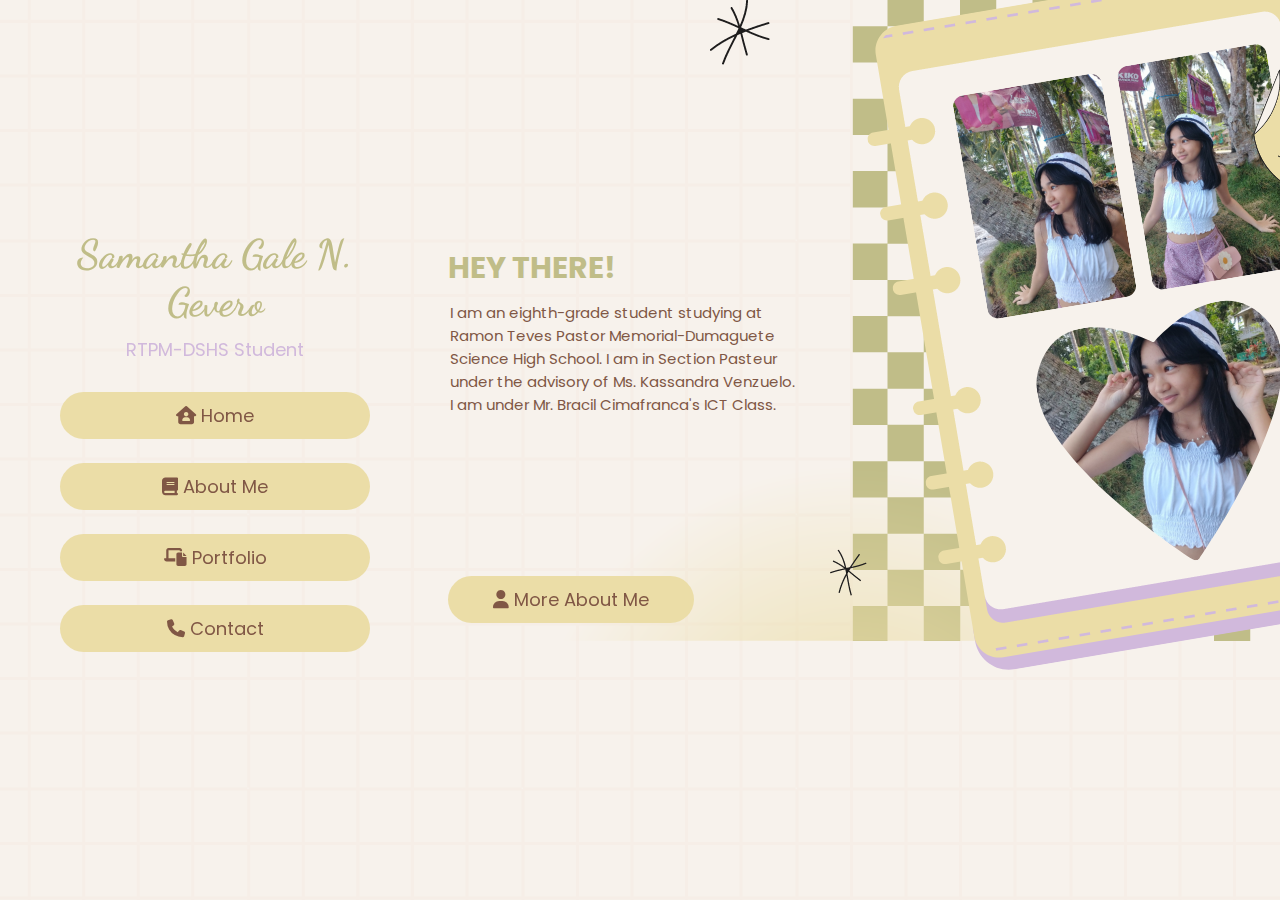
<file: index.html>
<!DOCTYPE html>
<html>
	<head>
		<title>Samantha's Portfolio</title>
		<link rel="stylesheet" href="style.css">
		<link rel="stylesheet" href="https://cdnjs.cloudflare.com/ajax/libs/font-awesome/6.1.1/css/all.min.css">
	</head>
	<body style="background-image: url('homepg.png');">
		<header>
			<div class="me">
				<h3 class="name">Samantha Gale N. Gevero</h3>
				<p class="bottom">RTPM-DSHS Student</p>
			</div>

			<nav class ="navigationbar">
				<ul>
					<li>
						<a href="index.html">
							<i class="fa-solid fa-house-user"></i> Home
						</a>
					</li>
					<li>
						<a href="about.html">
							<i class="fa-solid fa-book"></i> About Me
						</a>
					</li>
					<li><a href="portfolio.html">
						<i class="fa-solid fa-laptop-file"></i> Portfolio
						</a>
					</li>
					<li><a href="contact.html"><i class="fa-solid fa-phone"></i> Contact
					</a>
				</li>
				</ul>
			</nav>
			<div>
				<div class="under">
					<ul>
						<li><a href="about.html"><i class="fa-solid fa-user"></i> More About Me
						</a>
					</li>
					</ul>
			</div>
		</header>	
		<div id="about">
			<div class="main-content">
				<p><b>HEY THERE!</b></p>
			</div>
			<div class="sub-content">
				<p>I am an eighth-grade student studying at Ramon Teves Pastor Memorial-Dumaguete Science High School. I am in Section Pasteur under the advisory of Ms. Kassandra Venzuelo. I am under Mr. Bracil Cimafranca's ICT Class.</p>
			</div>			
		</div>
	</body>
</html>
</file>
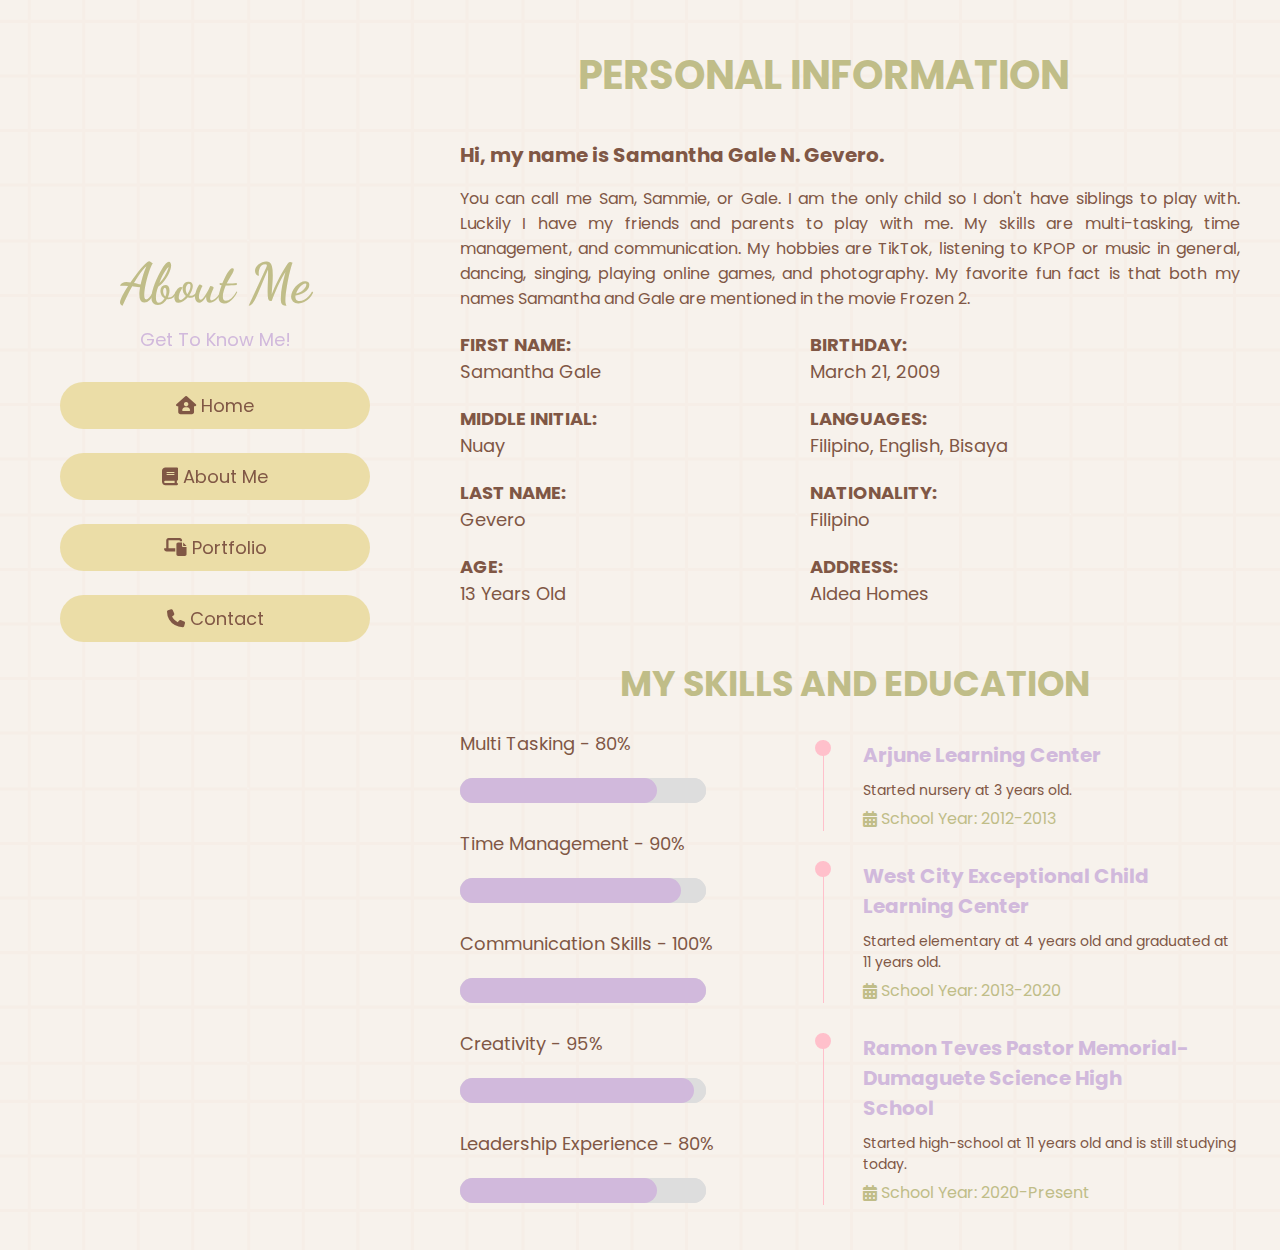
<file: about.html>
<!DOCTYPE html>
<html>
	<head>
		<title>About Me - Samantha's Portfolio</title>
		<link rel="stylesheet" href="style.css">
		<link rel="stylesheet" href="https://cdnjs.cloudflare.com/ajax/libs/font-awesome/6.1.1/css/all.min.css">
	</head>
	<body style="background-image: url('aboutpg.png');">
		<header>
			<div class="about-me">
				<h3 class="name">About Me</h3>
				<p class="bottom">Get To Know Me!</p>
			</div>

			<nav class ="navigationbar">
				<ul>
					<li>
						<a href="index.html">
							<i class="fa-solid fa-house-user"></i> Home
						</a>
					</li>
					<li>
						<a href="about.html">
							<i class="fa-solid fa-book"></i> About Me
						</a>
					</li>
					<li><a href="portfolio.html">
						<i class="fa-solid fa-laptop-file"></i> Portfolio
						</a>
					</li>
					<li><a href="contact.html"><i class="fa-solid fa-phone"></i> Contact
					</a>
				</li>
				</ul>
			</nav>
		</header>	
		<div id="about">
			<div class="about-heading">
				<p><b>PERSONAL INFORMATION</b></p>
			</div>
			<div class="upperside-content">
				<p><b>Hi, my name is Samantha Gale N. Gevero.</b></p>
			</div>
			<div class="side-content">
				<p>You can call me Sam, Sammie, or Gale. I am the only child so I don't have siblings to play with. Luckily I have my friends and parents to play with me. My skills are multi-tasking, time management, and communication. My hobbies are TikTok, listening to KPOP or music in general, dancing, singing, playing online games, and photography. My favorite fun fact is that both my names Samantha and Gale are mentioned in the movie Frozen 2.</p>
			</div>
			<div class="about-content">
				<p><b>FIRST NAME:</b></p>
				<p>Samantha Gale</p>
			</div>
			<div class="about-content">
				<p><b>MIDDLE INITIAL:</b></p>
				<p>Nuay</p>
			</div>
			<div class="about-content">
				<p><b>LAST NAME:</b></p>
				<p>Gevero</p>
			</div>
			<div class="about-content">
				<p><b>AGE:</b></p>
				<p>13 Years Old</p>
			</div>
			<div class="beside-content">
				<p><b>BIRTHDAY:</b></p>
				<p>March 21, 2009</p>
			</div>
			<div class="beside-content">
				<p><b>LANGUAGES:</b></p>
				<p>Filipino, English, Bisaya</p>
			</div>
			<div class="beside-content">
				<p><b>NATIONALITY:</b></p>
				<p>Filipino</p>
			</div>
			<div class="beside-content">
				<p><b>ADDRESS:</b></p>
				<p>Aldea Homes</p>
			</div>			
			<!--MY SKILLS AND EDUCATION STARTS HERE -->
			<div class="skills-ed">
				<div class="skills-ed-label">
					<p>
						<b>MY SKILLS AND EDUCATION</b>
					</p>
				</div>
				<div class="container">
					<p class="skills-header">Multi Tasking - 80%</p>
				  	<progress class="skillsbar" value="80" max="100">80%</progress>
				</div>
				<div class="container">
					<p class="skills-header">Time Management - 90%</p>
				  	<progress class="skillsbar" value="90" max="100">90%</progress>
				</div>
				<div class="container">
					<p class="skills-header">Communication Skills - 100%</p>
				  	<progress class="skillsbar" value="100" max="100">100%</progress>
				</div>
				<div class="container">
					<p class="skills-header">Creativity - 95%</p>
				  	<progress class="skillsbar" value="95" max="100">95%</progress>
				</div>
				<div class="container">
					<p class="skills-header">Leadership Experience - 80%</p>
				  	<progress class="skillsbar" value="80" max="100">80%</progress>
				</div>
			</div>
			<div class="ed-container container grid">

					<div class="timeline">
						<div class="timeline-object">
							<div class="circle-shape"></div>
							<h3 class="timeline-title">Arjune Learning Center</h3>
							<p class="timeline-text"> Started nursery at 3 years old.</p>
							<span class="timeline-date"><i class="fa-solid fa-calendar-days"></i>
								&nbsp;School Year: 2012-2013
							</span>
						</div>

						<div class="timeline">
						<div class="timeline-object">
							<div class="circle-shape"></div>
							<h3 class="timeline-title">West City Exceptional Child Learning Center</h3>
							<p class="timeline-text"> Started elementary at 4 years old and graduated at 11 years old.</p>
							<span class="timeline-date">
								<i class="fa-solid fa-calendar-days"></i>&nbsp;School Year: 2013-2020
							</span>
						</div>

						<div class="timeline">
						<div class="timeline-object">
							<div class="circle-shape"></div>
							<h3 class="timeline-title">Ramon Teves Pastor Memorial-Dumaguete Science High School</h3>
							<p class="timeline-text"> Started high-school at 11 years old and is still studying today.</p>
							<span class="timeline-date"><i class="fa-solid fa-calendar-days"></i>
								&nbsp;School Year: 2020-Present
							</span>
						</div>
	</body>
</html>
</file>
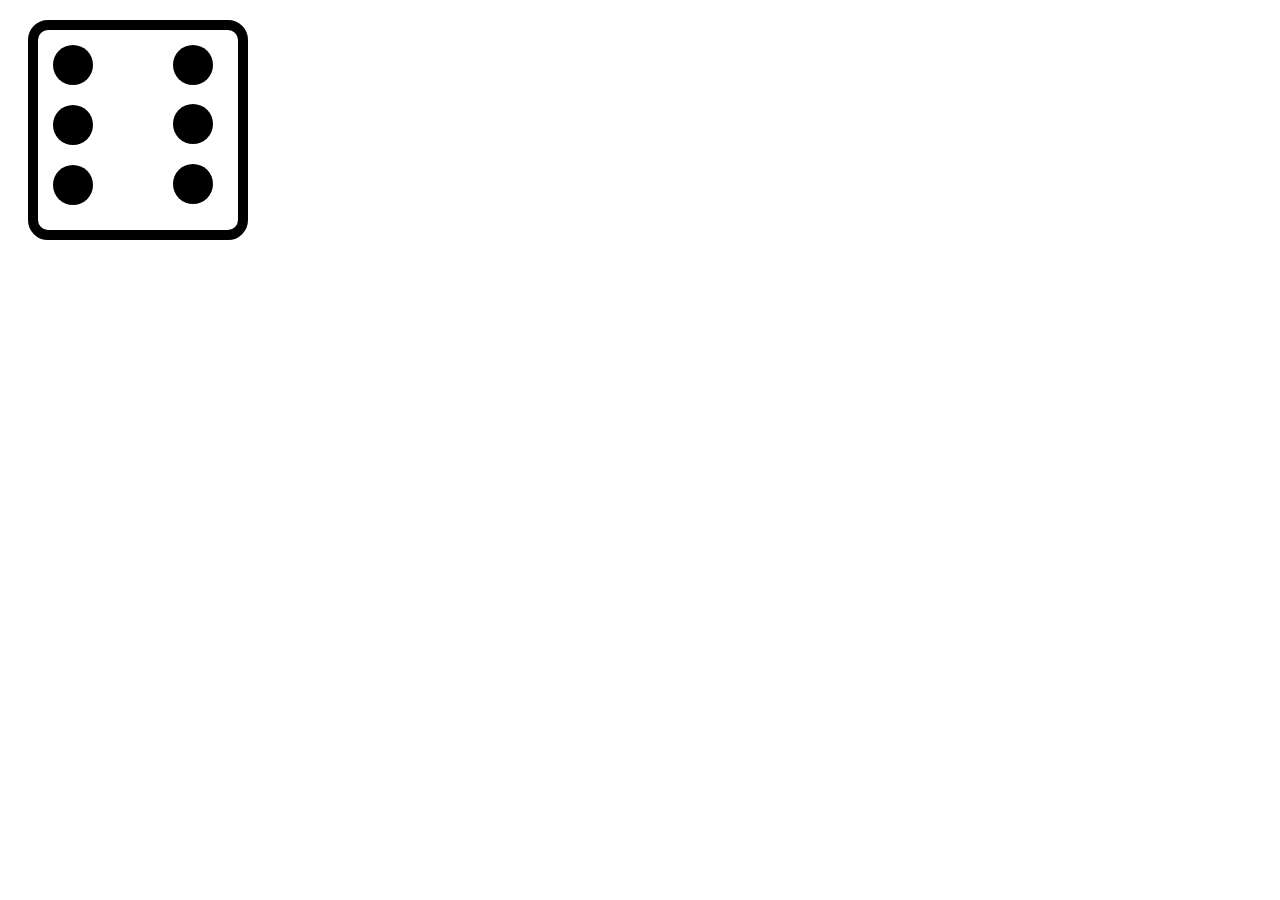
<file: dice.html>
<!DOCTYPE html>
<html>
<head>
    <meta charset="utf-8">
    <title> DICE ACTIVITY (CSS BOX MODEL)</title>
</head>
<style>
     div.wrapper {
        margin-top: 20px;
        margin-left: 20px;
        border-style: solid;
        border-color: #000000;
        width: 200px;
        height: 200px;
        border-width: 10px;
        border-radius: 20px;
     } 
     div.div1 {
        width: 40px;
        height: 40px;
        background-color: #000000;
        margin-left: 15px;
        margin-top: 15px;
        margin-bottom: 20px;
        border-radius: 20px;
     }  

     div.div2 {
        width: 40px;
        height: 40px;
        background-color: #000000;
        margin-left: 15px;
        margin-top: 15px;
        margin-bottom: 20px;
        border-radius: 20px;
     }  

     div.div3 {
        width: 40px;
        height: 40px;
        background-color: #000000;
        margin-left: 15px;
        margin-top: 15px;
        margin-bottom: 30px;
        border-radius: 20px;
     }  

     div.div4 {
        width: 40px;
        height: 40px;
        background-color: #000000;
        border-radius: 20px;
        position: relative;
        left: 135px;
        bottom: 190px;
     }
     div.div5 {
        width: 40px;
        height: 40px;
        background-color: #000000;
        border-radius: 20px;
        margin-left: 15px;
        margin-top: 15px;
        margin-bottom: 20px;
        position: relative;
        left: 120px;
        bottom: 186px;
     }

     div.div6 {
        width: 40px;
        height: 40px;
        background-color: #000000;
        border-radius: 20px;
        margin-left: 15px;
        margin-top: 15px;
        margin-bottom: 20px;
        position: relative;
        left: 120px;
        bottom: 186px;
     }
 </style>
<body>
<!-- border section -->
<div class="wrapper">

<!-- first small circle -->
<div class="div1">
</div>

<!-- second small circle -->
<div class="div2">
</div>

<!-- third small circle -->
<div class="div3">
</div>

<!-- fourth small circle -->
<div class="div4">
</div>

<!-- fifth small circle -->
<div class="div5">
</div>

<!-- sixth small circle -->
<div class="div6">
</div>

</div>


</body>
</html>
</file>
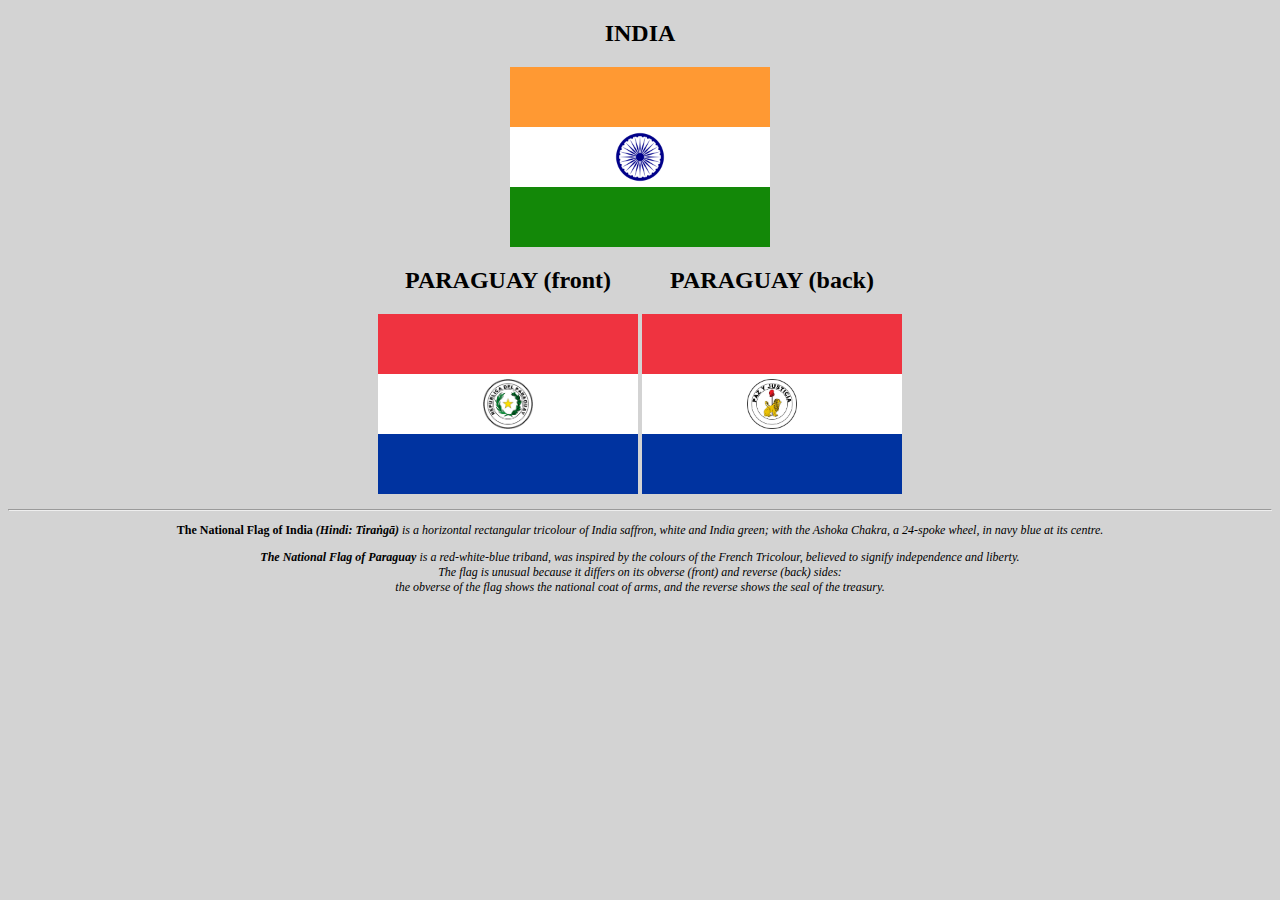
<file: flags.html>
<!DOCTYPE html>
<html>
	<head>
		<title>Flags</title>

		<style type="text/css">
			body{				
				background-color: #D3D3D3;							
			}
			.center{
				margin: auto;
				text-align: center;
				width: auto;
			}
			.flagLabelIndia{
				margin: auto;
				margin-top: 20px;
				text-align: center;
				font-weight: bold;
			}
			.topIndia{
				margin: auto;
				margin-top: 15px;								
				background-color:  #FF9933;
				width: 260px;
				height: 60px;
			}
			.midIndia{
				margin: auto;										
				background-color:  #FFFFFF;
				width: 260px;
				height: 60px;
				line-height: 100px;
			}
			.lowerIndia{
				margin: auto;														
				background-color:  #138808;
				width: 260px;
				height: 60px;
			}			
			.paraguayBlock {
			  display: inline-block;			 
			  vertical-align: middle;
			  width: 260px;
			}
			.topParaguay{												
				background-color:  #EF3340;
				width: 260px;
				height: 60px;
			}
			.midParaguay{			
				background-color:  #FFFFFF;
				width: 260px;
				height: 60px;
				line-height: 100px;
			}
			.lowerParaguay{			
				background-color:  #0033A0;
				width: 260px;
				height: 60px;
			}
			.break{
				margin-top: 15px;
			}
			.footerText{
				font-size: 12px;
			}			
		</style>
	</head>
	<body>			
		<div class="center">
			<h2>INDIA</h2>
			<div class="topIndia"></div>				
			<div class="midIndia">
				<img src="india.png" height="50px;">
			</div>
			<div class="lowerIndia"></div>
			<!-- End India Flag -->
					
			<!-- Start Paraguay Front -->
			<div class='paraguayBlock'>
				<h2>PARAGUAY (front)</h2>
				<div class="topParaguay"></div>
				<div class="midParaguay">
					<img src="paraguayfront.png" height="50px;">
				</div>
				<div class="lowerParaguay"></div>
			</div>
			<!-- End Paraguay Front -->

			<!-- Start Paraguay Back -->
			<div class='paraguayBlock'>
				<h2>PARAGUAY (back)</h2>
				<div class="topParaguay"></div>
				<div class="midParaguay">
					<img src="paraguayback.png" height="50px;">
				</div>
				<div class="lowerParaguay"></div>
			</div>
			<!-- End Paraguay Front -->	
			<div class="break"></div>
			<hr>
			<div class="footerText">					
				<p>
					<b>The National Flag of India <i>(Hindi: Tiraṅgā)</i></b>
					<i> is a horizontal rectangular tricolour of India saffron, white and India green; with the Ashoka Chakra, a 24-spoke wheel, in navy blue at its centre. <i>
				</p>
				<p>
					<b><i>The National Flag of Paraguay</i></b>
					<i> is a red-white-blue triband, was inspired by the colours of the French Tricolour, believed to signify independence and liberty. <i> <br> <i> The flag is unusual because it differs on its obverse (front) and reverse (back) sides: <i> <br> <i> the obverse of the flag shows the national coat of arms, and the reverse shows the seal of the treasury. <i>
				</p>								
			</div>
		</div>
	</body>
</html>
</file>
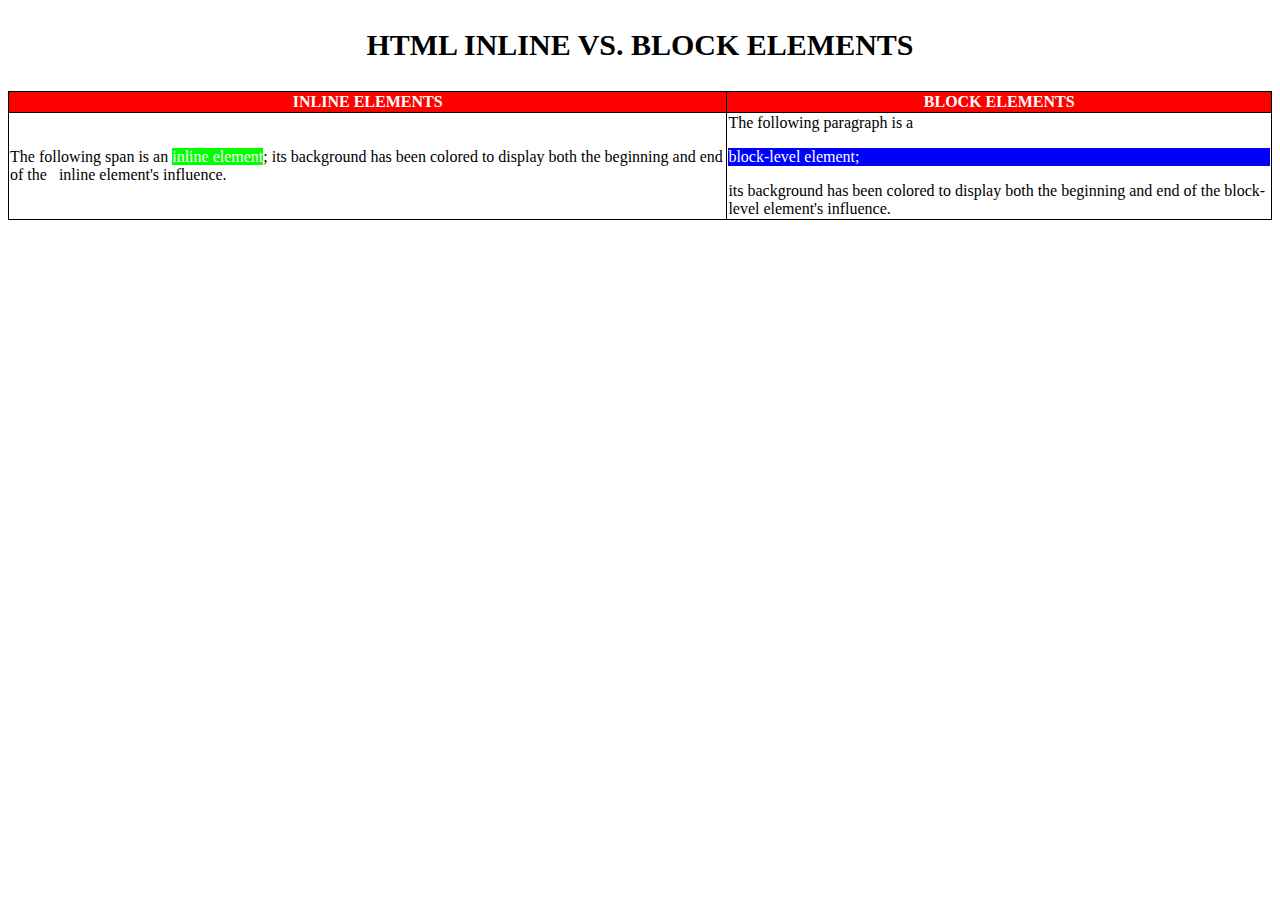
<file: inlinevsblock.html>
<!DOCTYPE html>
<html>
	<head>
		<title>HTML Colors and Inline & Block Elements Activity</title>

		<style type="text/css">
			table, th, td {
			  border: 1px solid black;
			  border-collapse: collapse;
			}
		</style>
	</head>
	<body>
		<div style="text-align: center; margin-top: 28px; margin-bottom: 29px; font-family: calibri; font-weight: bold;">
			<span style="font-size: 30px;">HTML INLINE VS. BLOCK ELEMENTS</span>
		</div>
		<table style="width: 100%;">
			<tr style="background-color: #ff0000; color: #ffffff; font-size: 16px;">
				<th>INLINE ELEMENTS</th>
				<th>BLOCK ELEMENTS</th>
			</tr>
			<body>
				<tr>
					<td height="50">
						The following span is an <span style="background-color: #00ff00; color: #ffffff;">inline element</span>; its background has been colored to display both the beginning and end of the &nbsp; inline element's influence.
					</td>
					<td>
						The following paragraph is a <p style="background-color: #0000ff; color: #ffffff;"> block-level element;</p> its background has been colored to display both the beginning and end of the block-level element's influence.
					</td>
				</tr>
			</body>
		</table>

	</body>
</html>
</file>
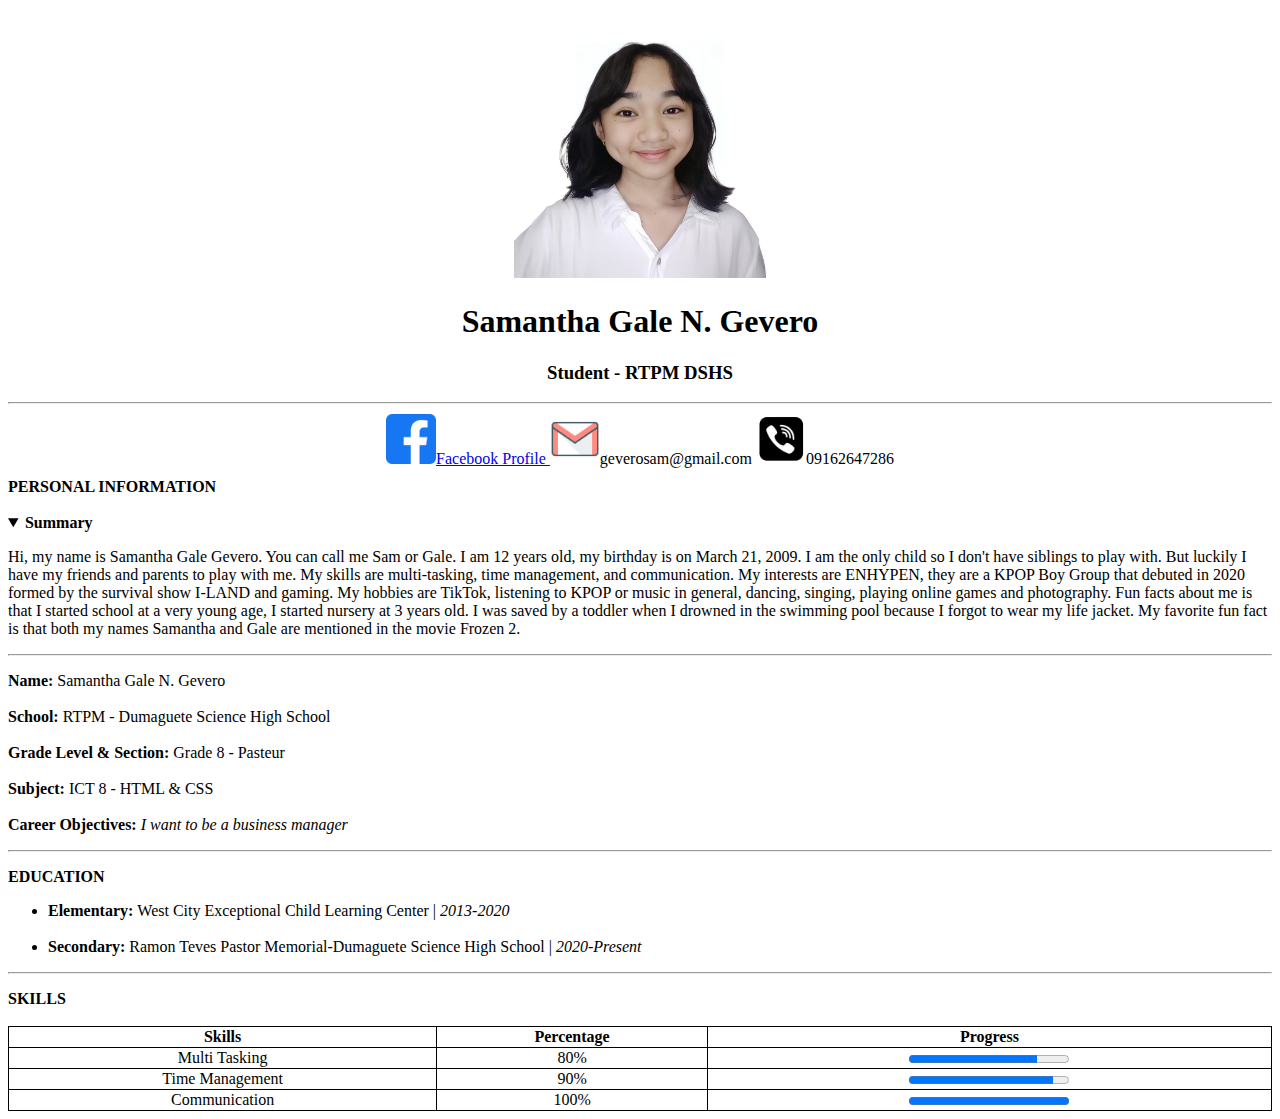
<file: resume.html>
<!DOCTYPE html>
<html>
	<head>
		<title>Mini Resume - Gevero</title>
	</head>
	<body>
		<style>
			table, th, td {
			  border: 1px solid black;
			  border-collapse: collapse;
			}
		</style>
		<div style="text-align: center; margin-top: 25px;">
			<img src="gevero_picture.jpg" style="width: 20%;"/>	
			<span>
				<h1>
					Samantha Gale N. Gevero
				</h1>
			</span>
			<span>
				<h3>
					Student - RTPM DSHS
				</h3>
			</span>
		</div>
		<hr />
		<div style="text-align: center; margin-top: 10px;">
			<a href="https://www.facebook.com/samanthagale.gevero.98/" target="_blank">
				<img src="fb.png" style="width: 50px;" />Facebook Profile
			</a>
				<img src="gmail.png" style="width: 50px;" />geverosam@gmail.com
			</a>
				<img src="call.png" style="width: 50px;" />09162647286
			</a>
			 	<div style="margin: auto; text-align: left; margin-top: 10px;">
			 		<span>
				<strong>
					PERSONAL INFORMATION
				</strong>
			</span> 
			<br>
			<br>
			 	</div>
 			<details open style="text-align: left;">
			  	<summary>
			  		<span>
				<strong>
					Summary
				</strong>
			</span> 
			  	</summary>
			  	<p> 
			  		Hi, my name is Samantha Gale Gevero. You can call me Sam or Gale. I am 12 years old, my birthday is on March 21, 2009. I am the only child so I don't have siblings to play with. But luckily I have my friends and parents to play with me. My skills are multi-tasking, time management, and communication. My interests are ENHYPEN, they are a KPOP Boy Group that debuted in 2020 formed by the survival show I-LAND and gaming. My hobbies are TikTok, listening to KPOP or music in general, dancing, singing, playing online games and photography. Fun facts about me is that I started school at a very young age, I started nursery at 3 years old. I was saved by a toddler when I drowned in the swimming pool because I forgot to wear my life jacket. My favorite fun fact is that both my names Samantha and Gale are mentioned in the movie Frozen 2.
			  	</p>
		  	</details>
		</div>
		<hr />		
		<div style="margin-top: 16px; margin-bottom: 16px;">
			<span>
				<strong>
					Name:
				</strong>
				Samantha Gale N. Gevero
			</span>
			<br>
			<br>
			<span>
				<strong>
					School:
				</strong>
				RTPM - Dumaguete Science High School
			</span>
			<br>
			<br>
			<span>
				<strong>
					Grade Level & Section:
				</strong>
				Grade 8 - Pasteur
			</span>
			<br>
			<br>
			<span>
				<strong>
					Subject:
				</strong>
				ICT 8 - HTML & CSS
			</span>
			<br>
			<br>
			<span>
				<strong>
					Career Objectives:
				</strong>
				<i> I want to be a business manager </i>
			</span>
			<br>			
		</div>
		<hr />
		<div style="margin-top: 16px;">
			<span>
				<strong>
					EDUCATION
				</strong>
			</span>
			<ul style="list-style-type:disc;">
				<li>
					<span>
						<strong>
							Elementary:
						</strong>
							West City Exceptional Child Learning Center |
							<i> 2013-2020 </i>
					</span>
				</li>
				<br>
				<li>
					<span>
						<strong>
							Secondary:
						</strong>
							Ramon Teves Pastor Memorial-Dumaguete Science High School |
							<i> 2020-Present </i>
					</span>
				</li>
			</ul>
		</div>
		<hr />
		<div style="margin-top: 16px;">
			<span>
				<strong>
					SKILLS
				</strong>
			</span>
			<br>
			<br>
			<table style="width: 100%">
				<thead>
					<th>
						Skills
					</th>
					<th>
						Percentage
					</th>
					<th>
						Progress
					</th>
				</thead>
				<tbody>
					<tr>
						<td style="text-align: center;">
							Multi Tasking
						</td>
						<td style="text-align: center;">
							80%
						</td>
						<td style="text-align: center;">
							<progress id="file" value="80" max="100"> 80%</progress>
						</td>
					</tr>
					<tr>
						<td style="text-align: center;">
							Time Management
						</td>
						<td style="text-align: center;">
							90%
						</td>
						<td style="text-align: center;">
							<progress id="file" value="90" max="100"> 90%</progress>
						</td>
					</tr>
					<tr>
						<td style="text-align: center;">
							Communication
						</td>
						<td style="text-align: center;">
							100%
						</td>
						<td style="text-align: center;">
							<progress id="file" value="100" max="100"> 100%</progress>
						</td>
					</tr>
				</tbody>
			</table>
		</div>
	</body>
</html>
</file>
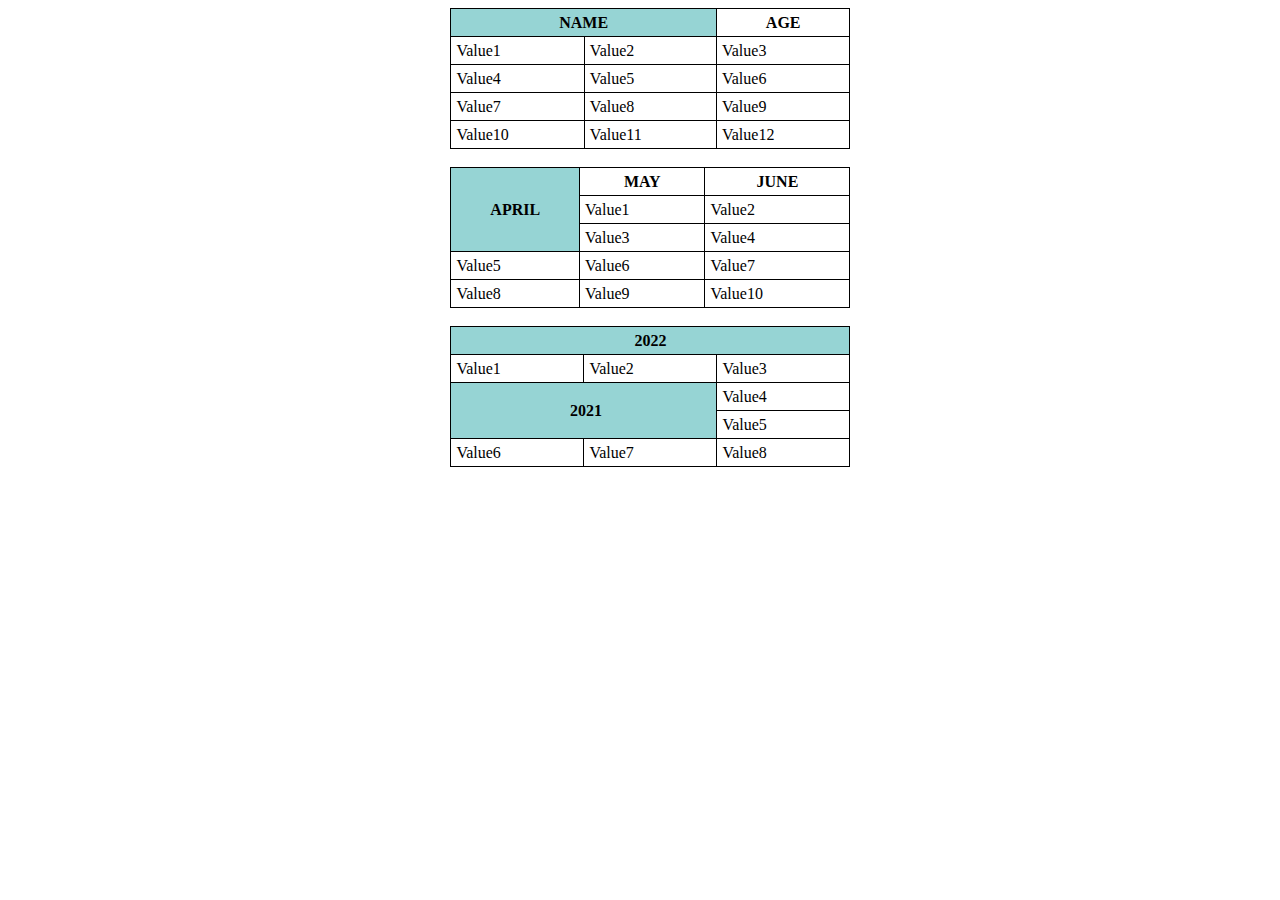
<file: table.html>
<!DOCTYPE html>
	<html>
		<head>
			<title>HTML TABLES</title>
	<style type="text/css">
		table, th, td {
			border: 1px solid black;
			border-collapse: collapse;
			height: 25px;
			border-spacing:10px 10px;
		}
		table.center-text {
			margin-left: auto;
			margin-right: auto;
		}
		td{
			padding-left: 5px;
		}
		.bgcolor {
			background-color: #96D4D4;
		}
		.center-block{
			margin-left: auto;
			margin-right: auto;
			width: 30%;
		}
		.font-center{
			text-align: center;
			font-weight: bold;
		}
	</style>
		</head>
			<body>
			<div class="center-block">
				<table class="center-text" style="width:400px;">
			<tr>
				<th colspan="2" class="bgcolor">NAME</th>
					<th>AGE</th>
			</tr>
			<tr>
				<td>Value1</td>
				<td>Value2</td>
				<td>Value3</td>
			</tr>
			<tr>
				<td>Value4</td>
				<td>Value5</td>
				<td>Value6</td>
			</tr>
			<tr>
				<td>Value7</td>
				<td>Value8</td>
				<td>Value9</td>
			</tr>
			<tr>
				<td>Value10</td>
				<td>Value11</td>
				<td>Value12</td>
			</tr>
		</table>
	</div>
		<br>

			<div class="center-block">
				<table class="center-text" style="width:400px;">
			<tr>
				<th rowspan="3" class="bgcolor">APRIL</th>
					<th>MAY</th>
					<th>JUNE</th>
			</tr>
			<tr>
				<td>Value1</td>
				<td>Value2</td>
			</tr>
			<tr>
				<td>Value3</td>
				<td>Value4</td>
			</tr>
			<tr>
				<td>Value5</td>
				<td>Value6</td>
				<td>Value7</td>
			</tr>
			<tr>
				<td>Value8</td>
				<td>Value9</td>
				<td>Value10</td>
			</tr>
		</table>
	</div>

		<br>

				<div class="center-block">
					<table class="center-text" style="width:400px;">
				<tr>
					<th colspan="3" class="bgcolor">2022</th>
				</tr>
				<tr>
					<td>Value1</td>
					<td>Value2</td>
					<td>Value3</td>
				</tr>
				<tr>
					<td class="font-center bgcolor" colspan="2" rowspan="2">2021</td>
					<td>Value4</td>
				</tr>
				<tr>
					<td>Value5</td>
				</tr>
				<tr>
					<td>Value6</td>
					<td>Value7</td>
					<td>Value8</td>
				</tr>
				</table>
			</div>
		</body>
</html>
</file>
<file: style.css>
@import url('https://fonts.googleapis.com/css2?family=Poppins:wght@200;400;600&display=swap');
@import url('https://fonts.googleapis.com/css2?family=Dancing+Script&display=swap');

:root{
	--pink: #FFC0CB;
}
html, body {
    max-width: 100%;
    overflow-x: hidden;
}

*{
	font-family: 'Poppins', sans-serif;
	margin: 0; padding: 0;
	box-sizing:  border-box;
	text-decoration: none;
	outline: none; border: none;
	transition: all .2s linear;
}

*::selection{
	background:var(--pink);
	color: #FFFFFF;
}

header{
	position: fixed;
	top: 0; left: 0;
	z-index: 1000;
	height: 100%;
	width: 350px;
	display: flex;
	align-items: center;
	justify-content: center;
	flex-flow: column;
	text-align: center;
	margin-left: 40px;
}

header .me .name{
	font-size: 40px;
	color:#C0BD88;
	font-family: 'Dancing Script', cursive;
	margin-bottom: 10px;
	margin-top: 20px;
}

header .me .bottom{
	font-size: 18px;
	color:#D1B9DC;
}

header .navigationbar{
	width: 100%
}

header .navigationbar ul{
	list-style: none;
	padding: 5px 20px;
}

header .navigationbar ul li a{
	display: block;
	padding: 10px;
	margin: 24px 0;
	background: #EBDDA7;
	color: #805745;
	font-size: 18px;
	border-radius: 50px;
}

header .navigationbar ul li a:hover{
	background: var(--pink);
}

.main-content{
	margin-left: 448px;
    margin-top: 245px;
    width:  350px;
    font-size: 30px;
    color: #C0BD88;
}

.sub-content{
	margin-left: 450px;
    margin-top: 10px;
    width:  350px;
    font-size: 15px;
    color: #805745;
}

header .under ul li a{
	display: block;
	padding: 10px;
	margin-top: -110px;
	background: #EBDDA7;
	color: #805745;
	font-size: 18px;
	border-radius: 50px;
	text-decoration: none;
	margin-left: 540px;
	width: 40%;
}

header .under ul li a:hover{
	background: var(--pink);
}

header .under ul{
	list-style: none;
	padding: 5px 20px;
}

header .about-me .name{
	font-size: 55px;
	color:#C0BD88;
	font-family: 'Dancing Script', cursive;
	margin-bottom: 10px;
	margin-top: 20px;
}

header .about-me .bottom{
	font-size: 18px;
	color:#D1B9DC;
}

.about-heading{
	margin-left: 578px;
  margin-top: 45px;
  font-size: 40px;
  color: #C0BD88;
}

.about-content{
	margin-left: 460px;
  margin-top: 20px;
  width:  350px;
  font-size: 18px;
  color: #805745;
  float: left;
}

.beside-content{
	margin-left: 720px;
  margin-top: 20px;
  width:  350px;
  font-size: 18px;
  color: #805745;
}

.upperside-content{
	margin-left: 460px;
  margin-top: 35px;
  width: 780px;
  font-size: 20px;
  color: #805745;
  text-align: justify;
}

.side-content{
	margin-left: 460px;
  margin-top: 16px;
  width: 780px;
  font-size: 16px;
  color: #805745;
  text-align: justify;
}

.skills-ed{
	margin-left: 460px;
  	margin-top: 50px;
 	font-size: 35px;
  	color: #C0BD88;
}

.skills-ed-label{
	margin-left: 160px;
}

.skills-header{
	font-size: 18px;
	color: #805745;
	margin-top: 20px;
}

/*background*/
progress::-webkit-progress-bar {
	background-color: #ddd; width: 100%;
	border-radius: 20px;
}
progress {
	background-color: #ddd;
	border-radius: 20px;
}

/*value*/
progress::-webkit-progress-value {
	background-color: #D1B9DC !important;
	border-radius: 20px;
}
progress::-moz-progress-bar {
	background-color: #D1B9DC !important;
	border-radius: 20px;
}
progress {
	color: #D1B9DC;
}

.skillsbar{
	width: 30%;
	height: 25px;
}

.ed-container{
	margin-left: 815px;
	margin-top: -470px;
	margin-bottom: 45px;
}

.timeline-title{
	font-size: 20px;
	font-weight: medium;
	margin-bottom: 10px;
	color: #D1B9DC;
	width: 330px;
}

.timeline-object{
	position: relative;
	margin-bottom: 30px;
	padding-left: 3rem;
}

.timeline-object:last-child{
	margin-bottom: 0;
}

.timeline-object::before{
	content: '';
	width: 1px;
	position: absolute;
	left: .48rem;
	top: 0;
	height: 100%;
	background-color: var(--pink);
}

.circle-shape{
	position: absolute;
	left: 0;
	top: 0;
	height: 1rem;
	width: 1rem;
	border: 2px solid var(--pink);
	border-radius: 50%;
	background-color: var(--pink);
	transition: .3s;
}

.timeline-object:hover .circle-shape{
	background-color: #FFFFFF;
}

.timeline-text{
	font-size: 14px;
	margin-bottom: 5px;
	color: #805745;
	width: 375px;
}

.timeline-date{
	display: flex;
	align-items: center;
	font-size: 16px;
	color: #C0BD88;
}

.port-heading{
	margin-left: 590px;
  	margin-top: 45px;
  	font-size: 50px;
  	color: #C0BD88;
}

.image{
	margin-left: 305px;
}

.card-img-top{
	margin-top: 25px;
}

.content{
	margin-left: 830px;
	margin-bottom: 30px;
}

.port-head{
	font-weight: bold;
	color: #C0BD88;
}

.details{
	color: #805745;
}

.li-font{
	font-size: 14px;
	list-style: none;
}

.activity-block{
	display:  none;
}

.cont-heading{
	margin-left: 670px;
  	margin-top: 45px;
  	font-size: 50px;
  	color: #C0BD88;
}

.contact-container{
	grid-template-columns: 300px 340px;
	column-gap: 3rem;
	justify-content: center;
	align-items: center;
	margin-left: 550px;
	margin-top: 20px;
}

.contact-form{
	margin-left: 310px;
	margin-top: -428px;
}

.content-info{
	display: grid;
	row-gap: 1rem;
}

.contact-card{
	background-color: #EBDDA7;
	padding: 1rem;
	border-radius: .5rem;
	text-align: center;
	width: 255px;
	color: #805745;
}

.contact-content{
	margin-left: -120px;
	margin-top: 50px;
}

.contact-card-data{
	font-size: 14px;
}

.contact-card-title{
	font-weight: medium;
	font-size: 16px;
}

.contact-card-data{
	display: block;
	margin-bottom: 5px;
}

.input-container {
	position: relative;
	margin-top: 10px;
	margin-bottom: 15px;
}

.input {
	width: 95%;
	border: 2px solid #C0BD88;
	background-color: transparent;
	padding: .6rem 1.2rem;
	color: #805745;
	font-weight: medium;
	font-size: 16px;
	letter-spacing: .5px;
	outline: none;
	border-radius: .50rem;
	transition: .3s;
}

.input-container label {
	color: #805745;
	font-size: 1rem;
	font-weight: medium;
}

.btn {
  border: none;
  color: white;
  padding: 15px 32px;
  text-align: center;
  text-decoration: none;
  display: inline-block;
  font-size: 16px;
  margin: 4px 2px;
  cursor: pointer;
  border-radius: 10px;
}

.btn-contact{
	background-color: #805745;
}
</file>
